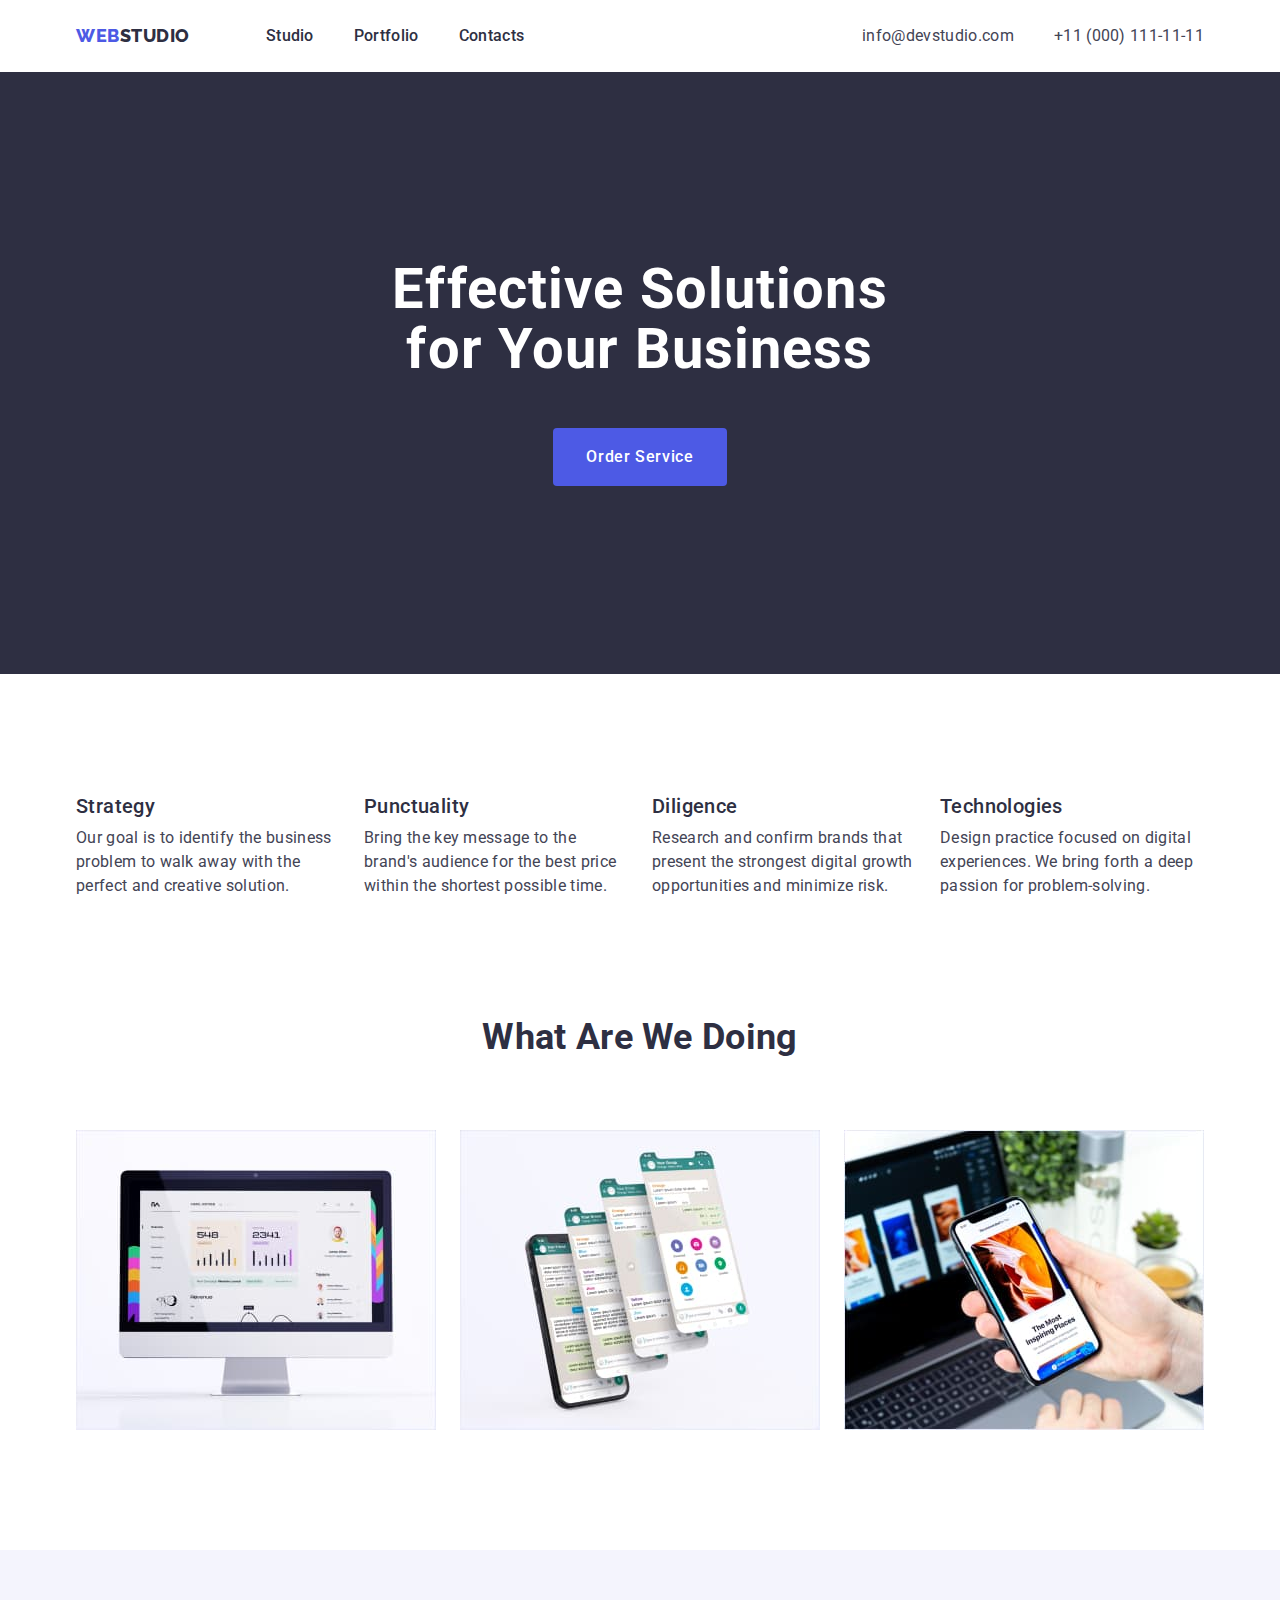
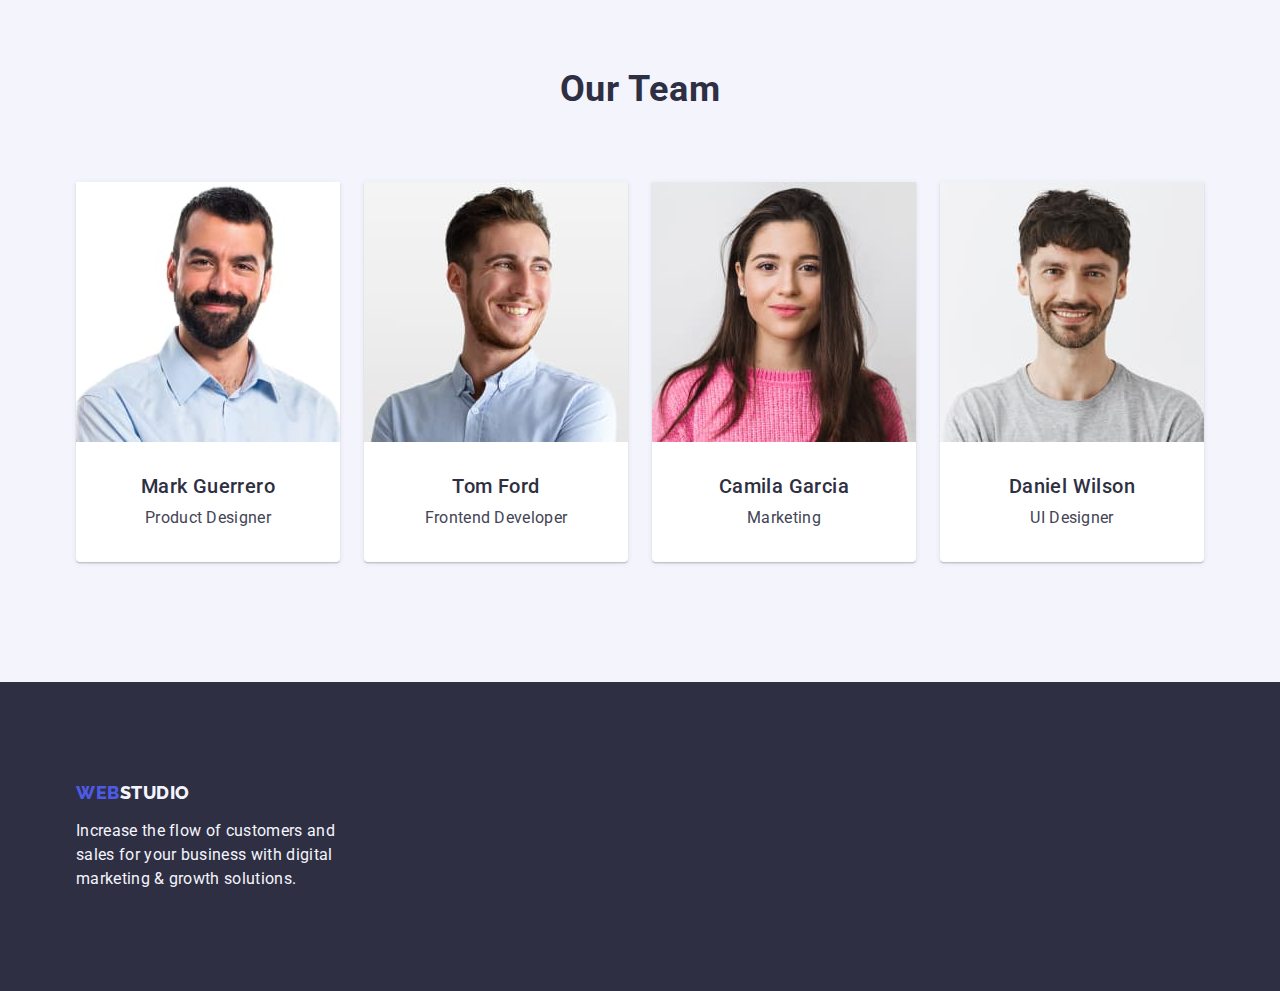
<file: index.html>
<!doctype html>
<html lang="en">
<head>
	<meta charset="UTF-8">
	<meta http-equiv="X-UA-Compatible" content="IE=edge">
	<meta name="viewport" content="width=device-width, initial-scale=1.0">
	<title>Studio</title>
	<link rel="preconnect" href="https://fonts.googleapis.com">
	<link rel="preconnect" href="https://fonts.gstatic.com" crossorigin>
	<link href="https://fonts.googleapis.com/css2?family=Raleway:wght@800&family=Roboto:wght@400;500;700;900&display=swap"
	      rel="stylesheet">
	<link rel="stylesheet" href="https://cdnjs.cloudflare.com/ajax/libs/modern-normalize/1.1.0/modern-normalize.min.css">
	<link rel="stylesheet" href="./css/style.css">
</head>
<body>
<header>
	<div class="container wrapper">
		<nav class="nav wrapper">
			<a class="logo link" href="./index.html">Web<span>Studio</span></a>
			<ul class="site-nav list">
				<li class="item"><a class="link" href="./index.html">Studio</a></li>
				<li class="item"><a class="link" href="./portfolio.html">Portfolio</a></li>
				<li class="item"><a class="link" href="">Contacts</a></li>
			</ul>
		</nav>
		<address class="adr">
			<ul class="site-adr list">
				<li class="item"><a class="link" href="mailto:info@devstudio.com">info@devstudio.com</a></li>
				<li class="item"><a class="link" href="tel:+110001111111">+11 (000) 111-11-11</a></li>
			</ul>
		</address>
	</div>
</header>
<main>
	<!--	hero-->
	<section class="hero">
		<div class="container">
			<h1 class="hero-title space">
				Effective Solutions for Your Business
			</h1>
			<button class="btn btn-primary" type="button">Order Service</button>
		</div>
	</section>
	<!--about for us-->
	<section class="section first">
		<div class="container">
			<h2 hidden class="section-title">About for us</h2>
			<ul class="about list">
				<li class="item">
					<h3 class="about-title space">Strategy</h3>
					<p class="text">Our goal is to identify the business problem to walk away with the perfect and
						creative
						solution. </p>
				</li>
				<li class="item">
					<h3 class="about-title space">Punctuality</h3>
					<p class="text">Bring the key message to the brand's audience for the best price within the shortest
						possible
						time.</p>
				</li>
				<li class="item">
					<h3 class="about-title space">Diligence</h3>
					<p class="text">Research and confirm brands that present the strongest digital growth opportunities
						and
						minimize
						risk.</p>
				</li>
				<li class="item">
					<h3 class="about-title space">Technologies</h3>
					<p class="text">Design practice focused on digital experiences. We bring forth a deep passion for
						problem-solving.</p>
				</li>
			</ul>
		</div>
	</section>
	<!--	What are we doing-->
	<section class="section">
		<div class="container">
			<h2 class="section-title">
				What are we doing
			</h2>
			<ul class="project list">
				<li class="item"><img class="img" src="./images/img1.jpg" alt="desktop web sait" width="360"></li>
				<li class="item"><img class="img" src="./images/img2.jpg" alt="mobile web sait" width="360"></li>
				<li class="item"><img class="img" src="./images/img3.jpg" alt="web application" width="360"></li>
			</ul>
		</div>
	</section>
	<!--	Our-->
	<section class="section first background">
		<div class="container">
			<h2 class="section-title space">
				Our Team
			</h2>
			<ul class="team list">
				<li class="item">
					<img class="img" src="./images/photo1.jpg" alt="man product designer" width="264">
					<div class="wrap">
						<h3 class="team-title space">Mark Guerrero</h3>
						<p class="text">Product Designer</p>
					</div>
				</li>
				<li class="item">
					<img class="img" src="./images/photo2.jpg" alt="man frontend developer" width="264">
					<div class="wrap">
						<h3 class="team-title space">Tom Ford</h3>
						<p class="text">Frontend Developer</p>
					</div>
				</li>
				<li class="item">
					<img class="img" src="./images/photo3.jpg" alt="woman marketing" width="264">
					<div class="wrap">
						<h3 class="team-title space">Camila Garcia</h3>
						<p class="text">Marketing</p>
					</div>
				</li>
				<li class="item">
					<img class="img" src="./images/photo4.jpg" alt="man ui designer" width="264">
					<div class="wrap">
						<h3 class="team-title space">Daniel Wilson</h3>
						<p class="text">UI Designer</p>
					</div>
				</li>
			</ul>
		</div>
	</section>
</main>
<footer class="footer ">
	<div class="container">
		<a class="logo link" href="./index.html">Web<span class="footer-text">Studio</span></a>
		<p class="footer-text text">
			Increase the flow of customers and sales for your business with digital marketing & growth solutions.
		</p>
	</div>
</footer>
</body>
</html>
</file>
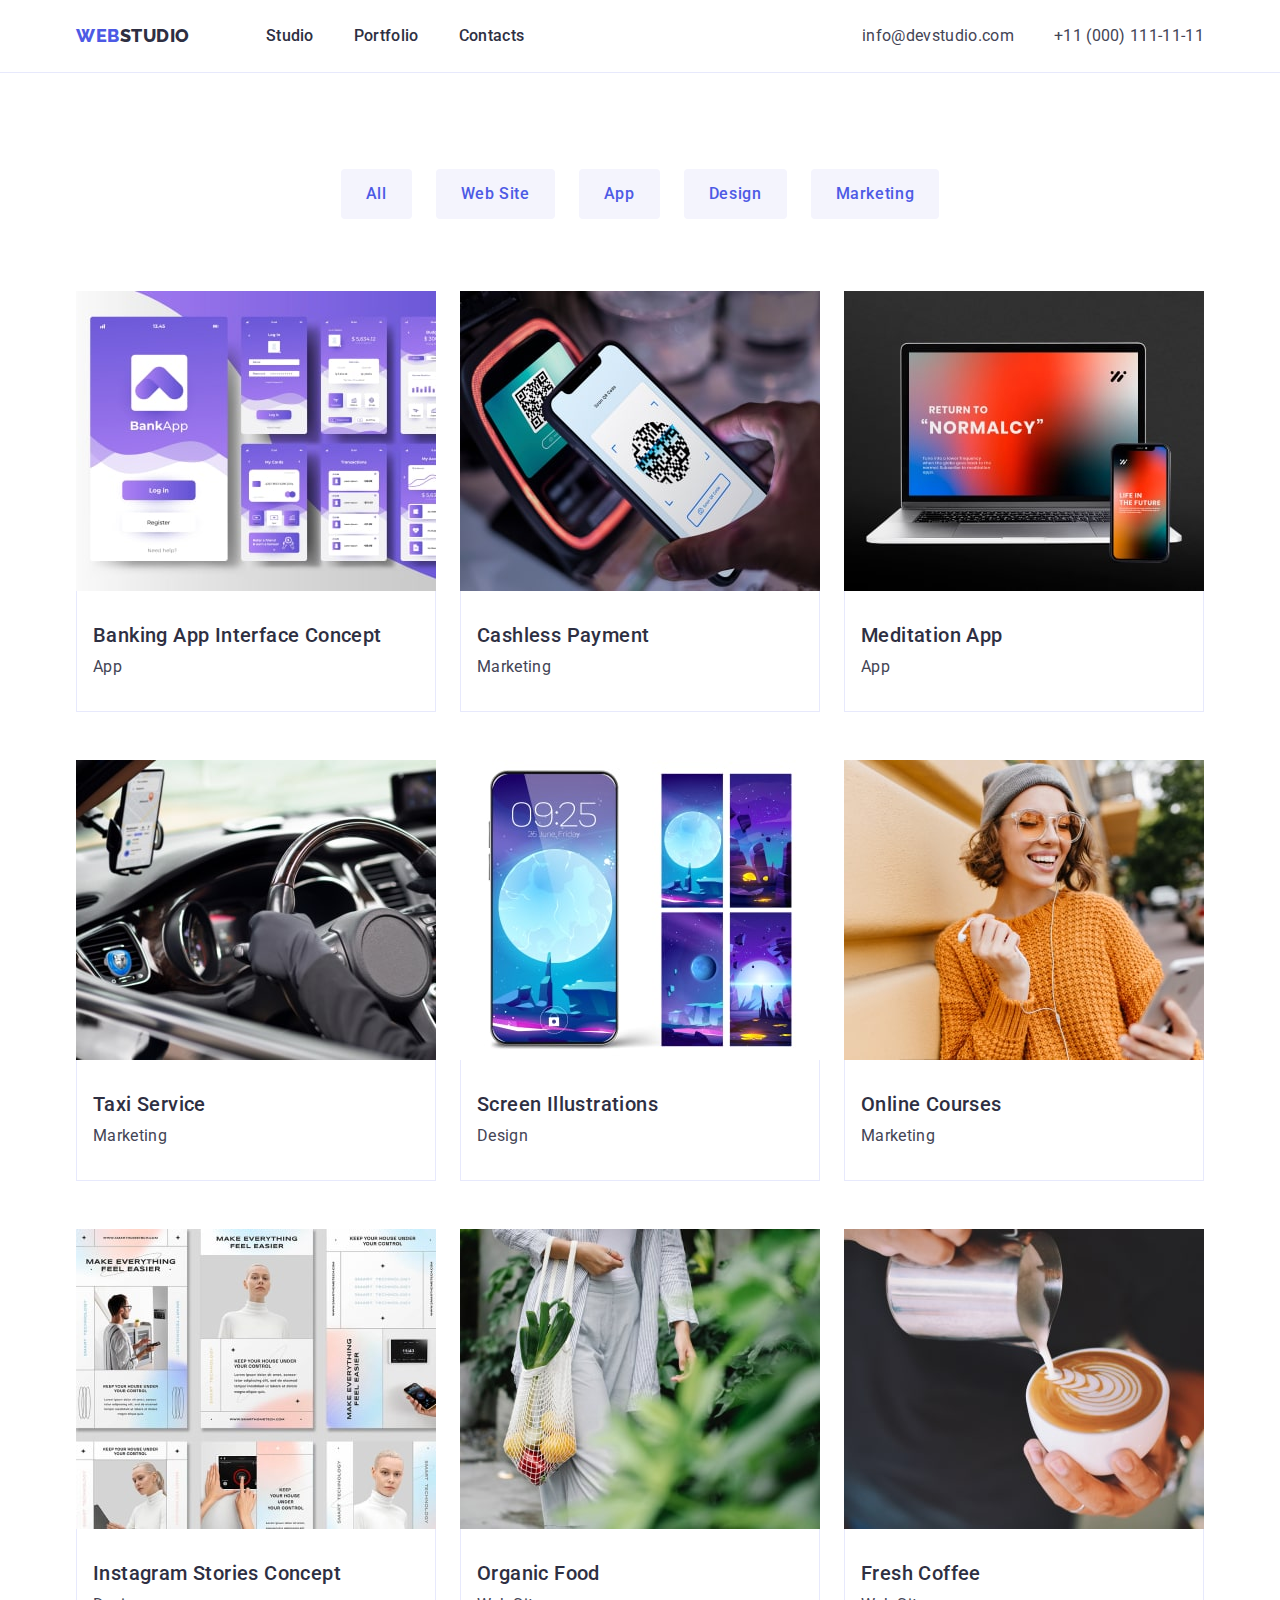
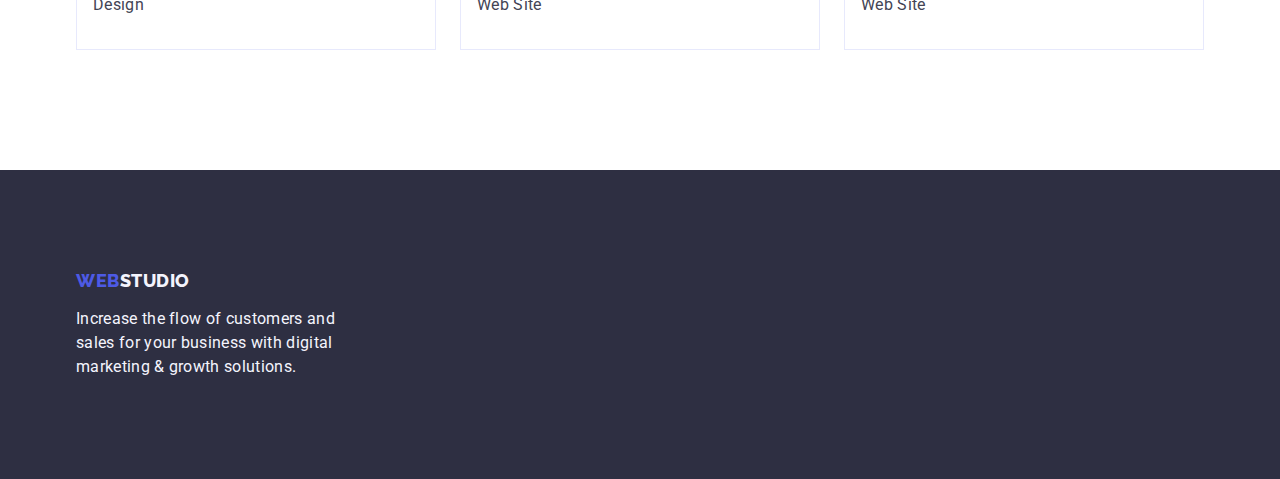
<file: portfolio.html>
<!doctype html>
<html lang="en">
<head>
	<meta charset="UTF-8">
	<meta http-equiv="X-UA-Compatible" content="IE=edge">
	<meta name="viewport" content="width=device-width, initial-scale=1.0">
	<title>Portfolio</title>
	<link rel="preconnect" href="https://fonts.googleapis.com">
	<link rel="preconnect" href="https://fonts.gstatic.com" crossorigin>
	<link href="https://fonts.googleapis.com/css2?family=Raleway:wght@800&family=Roboto:wght@400;500;700;900&display=swap"
	      rel="stylesheet">
	<link rel="stylesheet" href="https://cdnjs.cloudflare.com/ajax/libs/modern-normalize/1.1.0/modern-normalize.min.css">
	<link rel="stylesheet" href="./css/style.css">
</head>
<body>
<header class="border">
	<div class="container wrapper">
		<nav class="nav wrapper">
			<a class="logo link" href="./index.html">Web<span>Studio</span></a>
			<ul class="site-nav list">
				<li class="item"><a class="link" href="./index.html">Studio</a></li>
				<li class="item"><a class="link" href="./portfolio.html">Portfolio</a></li>
				<li class="item"><a class="link" href="">Contacts</a></li>
			</ul>
		</nav>
		<address class="adr">
			<ul class="site-adr list">
				<li class="item"><a class="link" href="mailto:info@devstudio.com">info@devstudio.com</a></li>
				<li class="item"><a class="link" href="tel:+110001111111">+11 (000) 111-11-11</a></li>
			</ul>
		</address>
	</div>
</header>
<main>
	<section class="section second">
		<div class="container">
			<h1 hidden class="hero-title">Portfolio</h1>

			<!--	filter-->
			<ul class="filter list">
				<li class="item">
					<button class="btn btn-second" type="button">All</button>
				</li>
				<li class="item">
					<button class="btn btn-second" type="button">Web Site</button>
				</li>
				<li class="item">
					<button class="btn btn-second" type="button">App</button>
				</li>
				<li class="item">
					<button class="btn btn-second" type="button">Design</button>

				</li>
				<li class="item">
					<button class="btn btn-second" type="button">Marketing</button>
				</li>
			</ul>

			<ul class="works list">
				<li class="work-item"><a class="item link" href="">
					<img class="img" src="./images/portfolio1.jpg" alt="Banking App Interface Concept" width="360">
					<div class="wrap-second">
						<h2 class="works-title space">Banking App Interface Concept</h2>
						<p class="text">App</p>
					</div>
				</a>
				</li>
				<li class="work-item"><a class="item link" href="">
					<img class="img" src="./images/portfolio2.jpg" alt="Cashless Payment" width="360">
					<div class="wrap-second">
						<h2 class="works-title space">Cashless Payment</h2>
						<p class="text">Marketing</p>
					</div>
				</a>
				</li>
				<li class="work-item"><a class="item link" href="">
					<img class="img" src="./images/portfolio3.jpg" alt="Meditation App" width="360">
					<div class="wrap-second">
						<h2 class="works-title space">Meditation App</h2>
						<p class="text">App</p>
					</div>
				</a>
				</li>
				<li class="work-item"><a class="item link" href="">
					<img class="img" src="./images/portfolio4.jpg" alt="Taxi Service" width="360">
					<div class="wrap-second">
						<h2 class="works-title space">Taxi Service</h2>
						<p class="text">Marketing</p>
					</div>
				</a>
				</li>
				<li class="work-item"><a class="item link" href="">
					<img class="img" src="./images/portfolio5.jpg" alt="Screen Illustrations" width="360">
					<div class="wrap-second">
						<h2 class="works-title space">Screen Illustrations</h2>
						<p class="text">Design</p>
					</div>
				</a>
				</li>
				<li class="work-item"><a class="item link" href="">
					<img class="img" src="./images/portfolio6.jpg" alt="Online Courses" width="360">
					<div class="wrap-second">
						<h2 class="works-title space">Online Courses</h2>
						<p class="text">Marketing</p>
					</div>
				</a>
				</li>
				<li class="work-item"><a class="item link" href="">
					<img class="img" src="./images/portfolio7.jpg" alt="Instagram Stories Concept"
					     width="360">
					<div class="wrap-second">
						<h2 class="works-title space">Instagram Stories Concept</h2>
						<p class="text">Design</p>
					</div>
				</a>
				</li>
				<li class="work-item"><a class="item link" href="">
					<img class="img" src="./images/portfolio8.jpg" alt="Organic Food" width="360">
					<div class="wrap-second">
						<h2 class="works-title space">Organic Food</h2>
						<p class="text">Web Site</p>
					</div>
				</a>
				</li>
				<li class="work-item"><a class="item link" href="">
					<img class="img" src="./images/portfolio9.jpg" alt="Fresh Coffee" width="360">
					<div class="wrap-second">
						<h2 class="works-title space">Fresh Coffee</h2>
						<p class="text">Web Site</p>
					</div>
				</a>
				</li>
			</ul>
		</div>
	</section>
</main>
<footer class="footer ">
	<div class="container">
		<a class="logo link" href="./index.html">Web<span class="footer-text">Studio</span></a>
		<p class="footer-text text">
			Increase the flow of customers and sales for your business with digital marketing & growth solutions.
		</p>
	</div>
</footer>
</body>
</html>
</file>
<file: css/style.css>
:root {
    --font-title-color: #2E2F42;
    --font-color: #434455;
    --color-logo: #4d5ae5;
    --color-hover: #404bbf;
    --colot-fon-white: #fff;
    --color-fon: #F4F4FD;
    --color-btn-hover: #404BBF;
    --color-border: #E7E9FC;
}

* {
    box-sizing: border-box;
}

/*util text-decoration: none*/
.link {
    text-decoration: none;
}

/*util none point*/
.list {
    list-style: none;
    margin: 0;
    padding: 0;
}

/*util letter-spacing*/
.space {
    letter-spacing: 0.02em;
}

/*global font, size, color */
body {
    margin: 0;
    background: #fff;
    font-family: 'Roboto', sans-serif;
    font-weight: 400;
    font-size: 16px;
    line-height: 1.5em;
    color: var(--font-color);
    letter-spacing: 0.02em;

}

/*global section*/
.section.first {
    padding-top: 120px;
}

.section.second {
    padding-top: 96px;
}
.section {
    padding-bottom: 120px;
}

/*global container with 1128px*/
.container {
    width: 1158px;
    padding-left: 15px;
    padding-right: 15px;
    margin-left: auto;
    margin-right: auto;

    /*outline: 1px solid tomato;*/
}

/*global button without color*/
.btn {
    border-radius: 4px;
    font-weight: 500;
    font-size: 16px;
    line-height: 1.5em;
    letter-spacing: 0.04em;
    cursor: pointer;
    font-family: "Roboto", sans-serif
}

/*global section title*/
.section-title {
    margin-top: 0;
    margin-bottom: 72px;
    padding: 0;
    font-weight: 700;
    font-size: 36px;
    line-height: 1.11em;
    color: var(--font-title-color);
    text-align: center;
    text-transform: capitalize
}

/*global h3 about for us, out team, our works*/
.about-title,
.team-title,
.works-title {
    font-weight: 500;
    font-size: 20px;
    line-height: 1.2em;
    color: var(--font-title-color);
}

/*global for p*/
.text {
    margin: 0;
    font-size: 16px;
    color: var(--font-color);
}

.border {
    border-bottom: 1px solid var(--color-border);
}

.container.wrapper {
    display: flex;
    align-items: center;
    justify-content: space-between;
}

.nav.wrapper {
    display: flex;
    align-items: center;
}

/*logo*/
.logo {
    margin-right: 76px;

    font-family: 'Raleway', sans-serif;
    font-weight: 800;
    font-size: 18px;
    line-height: 1.17em;
    letter-spacing: 0.03em;
    text-transform: uppercase;
    color: var(--color-logo);
}

.logo span {
    color: var(--font-title-color);
}

/*nav*/
.site-nav {
    display: flex;
}

.site-nav .item {
    margin-right: 40px;
    display: inline-block;
}

.site-nav .item:last-child {
    margin-right: 0;

}

.site-nav a {
    display: block;
    padding-top: 24px;
    padding-bottom: 24px;
    font-weight: 500;
    color: var(--font-title-color);
}

.adr {
    font-style: normal;
}

.site-adr {
    display: flex;
}

.site-adr .item {
    margin-right: 40px;
}

.site-adr .item:last-child {
    margin-right: 0;
}

.site-adr a {
    color: var(--font-color);
    padding-top: 24px;
    padding-bottom: 24px;
}

.site-nav a:hover,
.site-nav a:focus {
    color: var(--color-hover);
}

.site-adr a:hover,
.site-adr a:focus {
    color: var(--color-hover);
}

/*hero*/
.hero {
    background: var(--font-title-color);
    text-align: center;
    padding: 188px 0;
}

.hero-title {
    width: 498px;
    margin: 0 auto 48px;
    font-weight: 700;
    font-size: 56px;
    line-height: 1.07em;
    color: var(--colot-fon-white);
}

/*button color page studio*/
.btn-primary {
    padding: 16px 32px;
    border: 1px solid transparent;
    color: var(--colot-fon-white);
    background: var(--color-logo);
}

.btn-primary:hover,
.btn-primary:focus {
    background: var(--color-btn-hover);
}

/*button color page portfolio*/
.btn-second {
    padding: 12px 24px;
    border: 1px solid transparent;
    color: var(--color-logo);
    background: var(--color-fon);
}

.btn-second:hover,
.btn-second:focus {
    background: var(--color-btn-hover);
    color: var(--colot-fon-white);
}

/*about list*/
.about {
    display: flex;
}

.about-title {
    margin-top: 0;
    margin-bottom: 8px;
}

.about .item {
    width: calc((100% - 72px) / 4);
    margin-right: 24px;
}

.about .item:last-child {
    margin-right: 0;
}

.project {
    display: flex;
}

.project .img {
    display: block;
}

.project .item {
    margin-right: 24px;

}

.project .item:last-child {
    margin-right: 0;
}

/*out team*/
.background {
    background: var(--color-fon);
}

.team {
    display: flex;
}

.team .img {
    display: block;
    box-shadow: 0px 1px 6px rgba(46, 47, 66, 0.08), 0px 1px 1px rgba(46, 47, 66, 0.16), 0px 2px 1px rgba(46, 47, 66, 0.08);
}

.team .item {
    margin-right: 24px;
}

.team .item:last-child {
    margin-right: 0;
}

.team-title {
    margin-top: 0;
    margin-bottom: 8px;
}

.team .wrap {
    text-align: center;
    width: 264px;
    padding: 32px 16px;
    background: var(--colot-fon-white);
    border-radius: 0 0 4px 4px;
    box-shadow: 0px 1px 6px rgba(46, 47, 66, 0.08), 0px 1px 1px rgba(46, 47, 66, 0.16), 0px 2px 1px rgba(46, 47, 66, 0.08);
}

/** footer*/
.footer {
    padding-top: 100px;
    padding-bottom: 100px;
    background: var(--font-title-color);
}

.footer .footer-text {
    color: var(--color-fon);
}

.footer a {
    display: block;
    margin-right: 0;
    margin-bottom: 16px;
}

.footer-text {
    width: 264px;
}

/*portfolio*/
.filter {
    display: flex;
    justify-content: center;
    margin-bottom: 72px;
}

.filter .item {
    margin-right: 24px;
}

.filter .item:last-child {
    margin-right: 0;
}

.works {
    display: flex;
    flex-wrap: wrap;
    gap: 48px 24px;
}

.works .img {
    display: block;
}

.works .wrap-second {
    padding: 32px 16px;
    width: 360px;
    border: 1px solid var(--color-border);
    border-top: none;
}

.works-title {
    margin-top: 0;
    margin-bottom: 8px;

}
</file>
